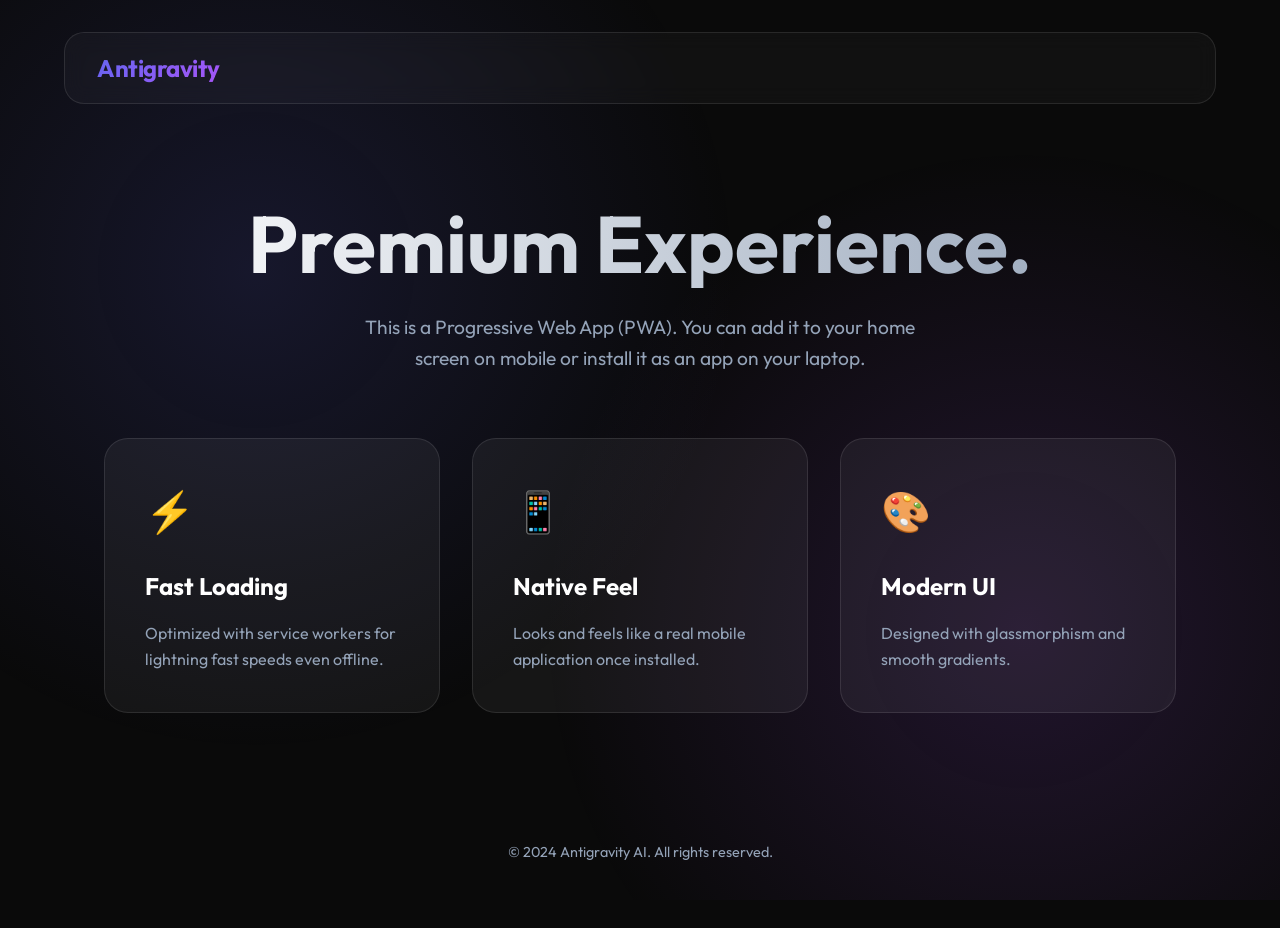
<file: index.html>
<!DOCTYPE html>
<html lang="en">
<head>
    <meta charset="UTF-8">
    <meta name="viewport" content="width=device-width, initial-scale=1.0">
    <title>Antigravity | Premium PWA</title>
    <link rel="manifest" href="manifest.json">
    <link rel="stylesheet" href="style.css">
    <meta name="theme-color" content="#0a0a0a">
    <link rel="apple-touch-icon" href="app_icon.png">
    <link rel="icon" type="image/png" href="app_icon.png">
    <!-- Google Fonts -->
    <link href="https://fonts.googleapis.com/css2?family=Outfit:wght@300;400;600;700&display=swap" rel="stylesheet">
</head>
<body>
    <div class="glass-bg"></div>
    
    <header>
        <nav>
            <div class="logo">Antigravity</div>
            <button id="installBtn" class="btn-primary" style="display: none;">Install App</button>
        </nav>
    </header>

    <main>
        <section class="hero">
            <h1 class="gradient-text">Premium Experience.</h1>
            <p class="subtitle">This is a Progressive Web App (PWA). You can add it to your home screen on mobile or install it as an app on your laptop.</p>
            
            <div class="card-grid">
                <div class="card">
                    <div class="card-icon">⚡</div>
                    <h3>Fast Loading</h3>
                    <p>Optimized with service workers for lightning fast speeds even offline.</p>
                </div>
                <div class="card">
                    <div class="card-icon">📱</div>
                    <h3>Native Feel</h3>
                    <p>Looks and feels like a real mobile application once installed.</p>
                </div>
                <div class="card">
                    <div class="card-icon">🎨</div>
                    <h3>Modern UI</h3>
                    <p>Designed with glassmorphism and smooth gradients.</p>
                </div>
            </div>
        </section>
    </main>

    <footer>
        <p>&copy; 2024 Antigravity AI. All rights reserved.</p>
    </footer>

    <script src="app.js"></script>
</body>
</html>
</file>
<file: style.css>
:root {
    --bg-color: #0a0a0a;
    --card-bg: rgba(255, 255, 255, 0.05);
    --glass-border: rgba(255, 255, 255, 0.1);
    --accent-primary: #6366f1; /* Indigo */
    --accent-secondary: #a855f7; /* Purple */
    --text-primary: #ffffff;
    --text-secondary: #94a3b8;
    --font-main: 'Outfit', sans-serif;
}

* {
    margin: 0;
    padding: 0;
    box-sizing: border-box;
}

body {
    background-color: var(--bg-color);
    color: var(--text-primary);
    font-family: var(--font-main);
    min-height: 100vh;
    overflow-x: hidden;
    line-height: 1.6;
}

.glass-bg {
    position: fixed;
    top: 0;
    left: 0;
    width: 100%;
    height: 100%;
    z-index: -1;
    background: radial-gradient(circle at 20% 30%, rgba(99, 102, 241, 0.15) 0%, transparent 40%),
                radial-gradient(circle at 80% 70%, rgba(168, 85, 247, 0.15) 0%, transparent 40%);
}

header {
    padding: 2rem 5%;
}

nav {
    display: flex;
    justify-content: space-between;
    align-items: center;
    backdrop-filter: blur(10px);
    background: rgba(255, 255, 255, 0.03);
    padding: 1rem 2rem;
    border-radius: 20px;
    border: 1px solid var(--glass-border);
}

.logo {
    font-size: 1.5rem;
    font-weight: 700;
    letter-spacing: -0.5px;
    background: linear-gradient(135deg, var(--accent-primary), var(--accent-secondary));
    -webkit-background-clip: text;
    -webkit-text-fill-color: transparent;
}

.btn-primary {
    background: linear-gradient(135deg, var(--accent-primary), var(--accent-secondary));
    color: white;
    border: none;
    padding: 0.8rem 1.5rem;
    border-radius: 12px;
    font-weight: 600;
    cursor: pointer;
    transition: transform 0.3s ease, box-shadow 0.3s ease;
}

.btn-primary:hover {
    transform: translateY(-2px);
    box-shadow: 0 10px 20px rgba(99, 102, 241, 0.3);
}

.hero {
    max-width: 1200px;
    margin: 4rem auto;
    padding: 0 5%;
    text-align: center;
}

.gradient-text {
    font-size: clamp(3rem, 8vw, 5rem);
    font-weight: 700;
    line-height: 1.1;
    margin-bottom: 1.5rem;
    background: linear-gradient(to right, #fff, #94a3b8);
    -webkit-background-clip: text;
    -webkit-text-fill-color: transparent;
}

.subtitle {
    font-size: 1.2rem;
    color: var(--text-secondary);
    max-width: 600px;
    margin: 0 auto 4rem;
}

.card-grid {
    display: grid;
    grid-template-columns: repeat(auto-fit, minmax(300px, 1fr));
    gap: 2rem;
    margin-top: 2rem;
}

.card {
    background: var(--card-bg);
    padding: 2.5rem;
    border-radius: 24px;
    border: 1px solid var(--glass-border);
    backdrop-filter: blur(10px);
    text-align: left;
    transition: all 0.3s ease;
    cursor: default;
}

.card:hover {
    background: rgba(255, 255, 255, 0.08);
    border-color: var(--accent-primary);
    transform: translateY(-10px);
}

.card-icon {
    font-size: 2.5rem;
    margin-bottom: 1.5rem;
}

.card h3 {
    font-size: 1.5rem;
    margin-bottom: 1rem;
}

.card p {
    color: var(--text-secondary);
}

footer {
    text-align: center;
    padding: 4rem 2rem;
    color: var(--text-secondary);
    font-size: 0.9rem;
}

/* Animations */
@keyframes fadeInUp {
    from {
        opacity: 0;
        transform: translateY(30px);
    }
    to {
        opacity: 1;
        transform: translateY(0);
    }
}

.hero > * {
    animation: fadeInUp 0.8s ease-out forwards;
}

.card {
    opacity: 0;
    animation: fadeInUp 0.8s ease-out 0.4s forwards;
}

/* Mobile Adjustments */
@media (max-width: 768px) {
    header {
        padding: 1rem 5%;
    }
    .hero {
        margin: 2rem auto;
    }
}
</file>
